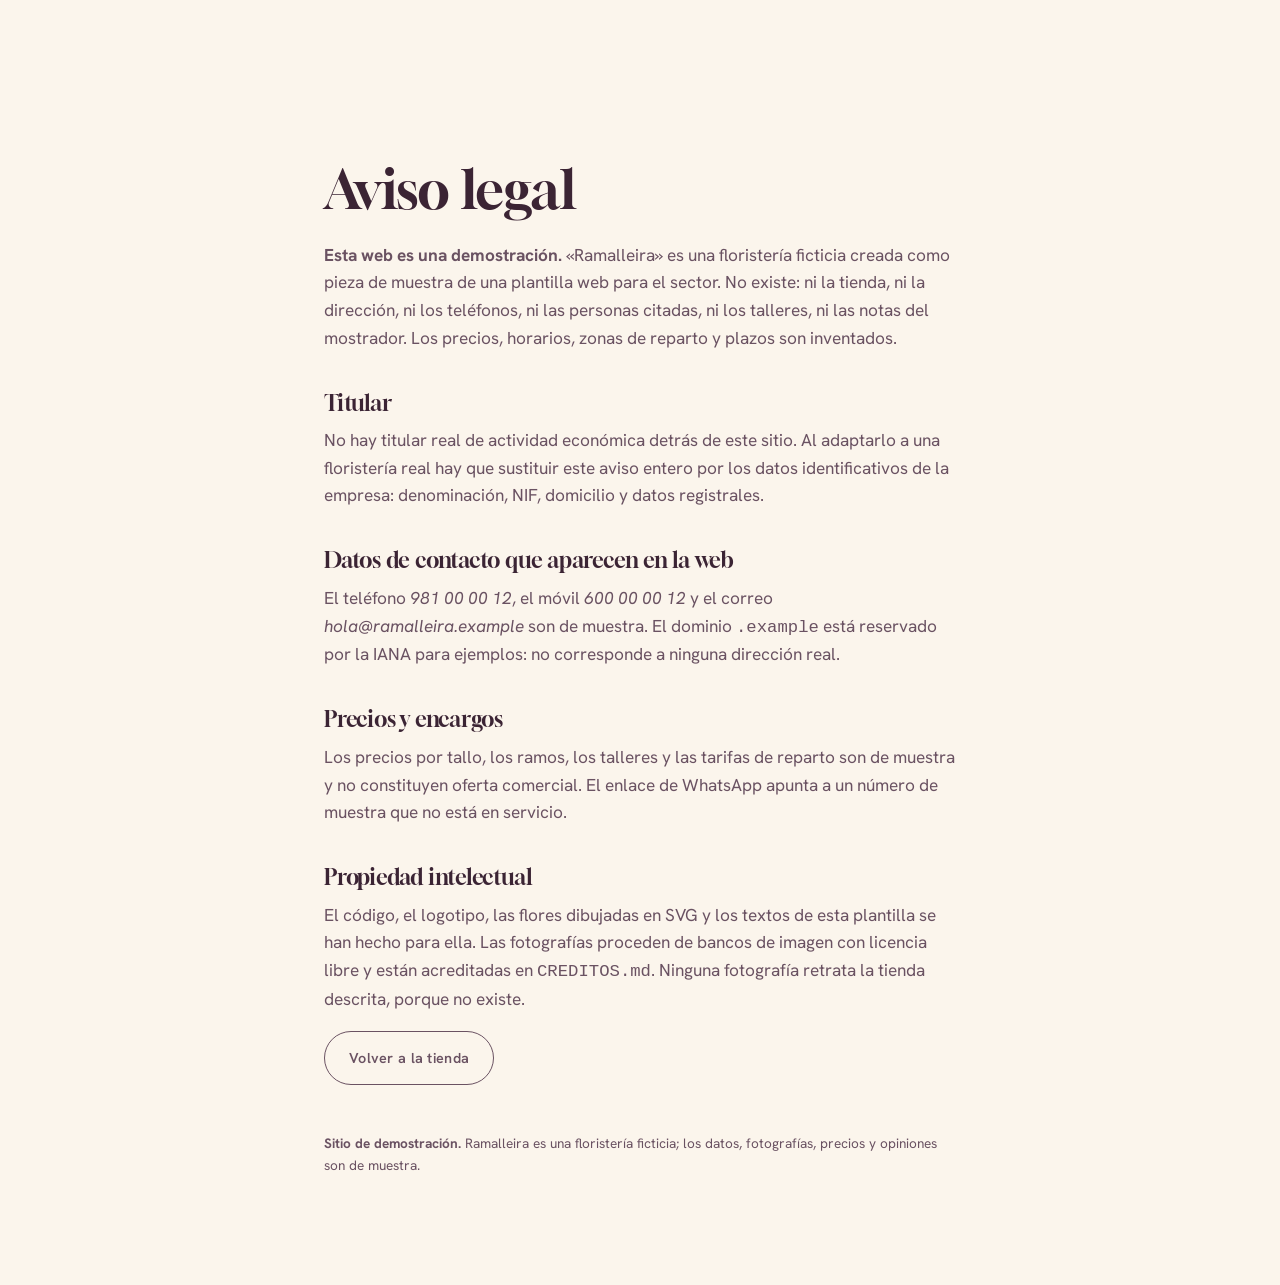
<file: aviso-legal.html>
<!DOCTYPE html>
<!-- SITIO DE DEMOSTRACIÓN — Ramalleira es una floristería ficticia. -->
<html lang="es">
<head>
<meta charset="utf-8">
<meta name="viewport" content="width=device-width, initial-scale=1">
<meta name="robots" content="noindex, nofollow">
<title>Aviso legal · Ramalleira</title>
<link rel="icon" href="favicon.svg" type="image/svg+xml">
<link rel="preconnect" href="https://fonts.googleapis.com">
<link rel="preconnect" href="https://fonts.gstatic.com" crossorigin>
<link href="https://fonts.googleapis.com/css2?family=Gloock&family=Hanken+Grotesk:ital,wght@0,300..800;1,300..600&display=swap" rel="stylesheet">
<link rel="stylesheet" href="css/estilo.css">
</head>
<body>
<main class="texto-legal">
  <h1>Aviso legal</h1>

  <p><strong>Esta web es una demostración.</strong> «Ramalleira» es una
  floristería ficticia creada como pieza de muestra de una plantilla web para
  el sector. No existe: ni la tienda, ni la dirección, ni los teléfonos, ni las
  personas citadas, ni los talleres, ni las notas del mostrador. Los precios,
  horarios, zonas de reparto y plazos son inventados.</p>

  <h2>Titular</h2>
  <p>No hay titular real de actividad económica detrás de este sitio. Al
  adaptarlo a una floristería real hay que sustituir este aviso entero por los
  datos identificativos de la empresa: denominación, NIF, domicilio y datos
  registrales.</p>

  <h2>Datos de contacto que aparecen en la web</h2>
  <p>El teléfono <em>981 00 00 12</em>, el móvil <em>600 00 00 12</em> y el
  correo <em>hola@ramalleira.example</em> son de muestra. El dominio
  <code>.example</code> está reservado por la IANA para ejemplos: no
  corresponde a ninguna dirección real.</p>

  <h2>Precios y encargos</h2>
  <p>Los precios por tallo, los ramos, los talleres y las tarifas de reparto
  son de muestra y no constituyen oferta comercial. El enlace de WhatsApp
  apunta a un número de muestra que no está en servicio.</p>

  <h2>Propiedad intelectual</h2>
  <p>El código, el logotipo, las flores dibujadas en SVG y los textos de esta
  plantilla se han hecho para ella. Las fotografías proceden de bancos de
  imagen con licencia libre y están acreditadas en <code>CREDITOS.md</code>.
  Ninguna fotografía retrata la tienda descrita, porque no existe.</p>

  <p><a class="boton boton--linea" href="index.html">Volver a la tienda</a></p>

  <p style="margin-top:3rem;font-size:.85rem"><strong>Sitio de demostración.</strong>
  Ramalleira es una floristería ficticia; los datos, fotografías, precios y
  opiniones son de muestra.</p>
</main>
</body>
</html>
</file>
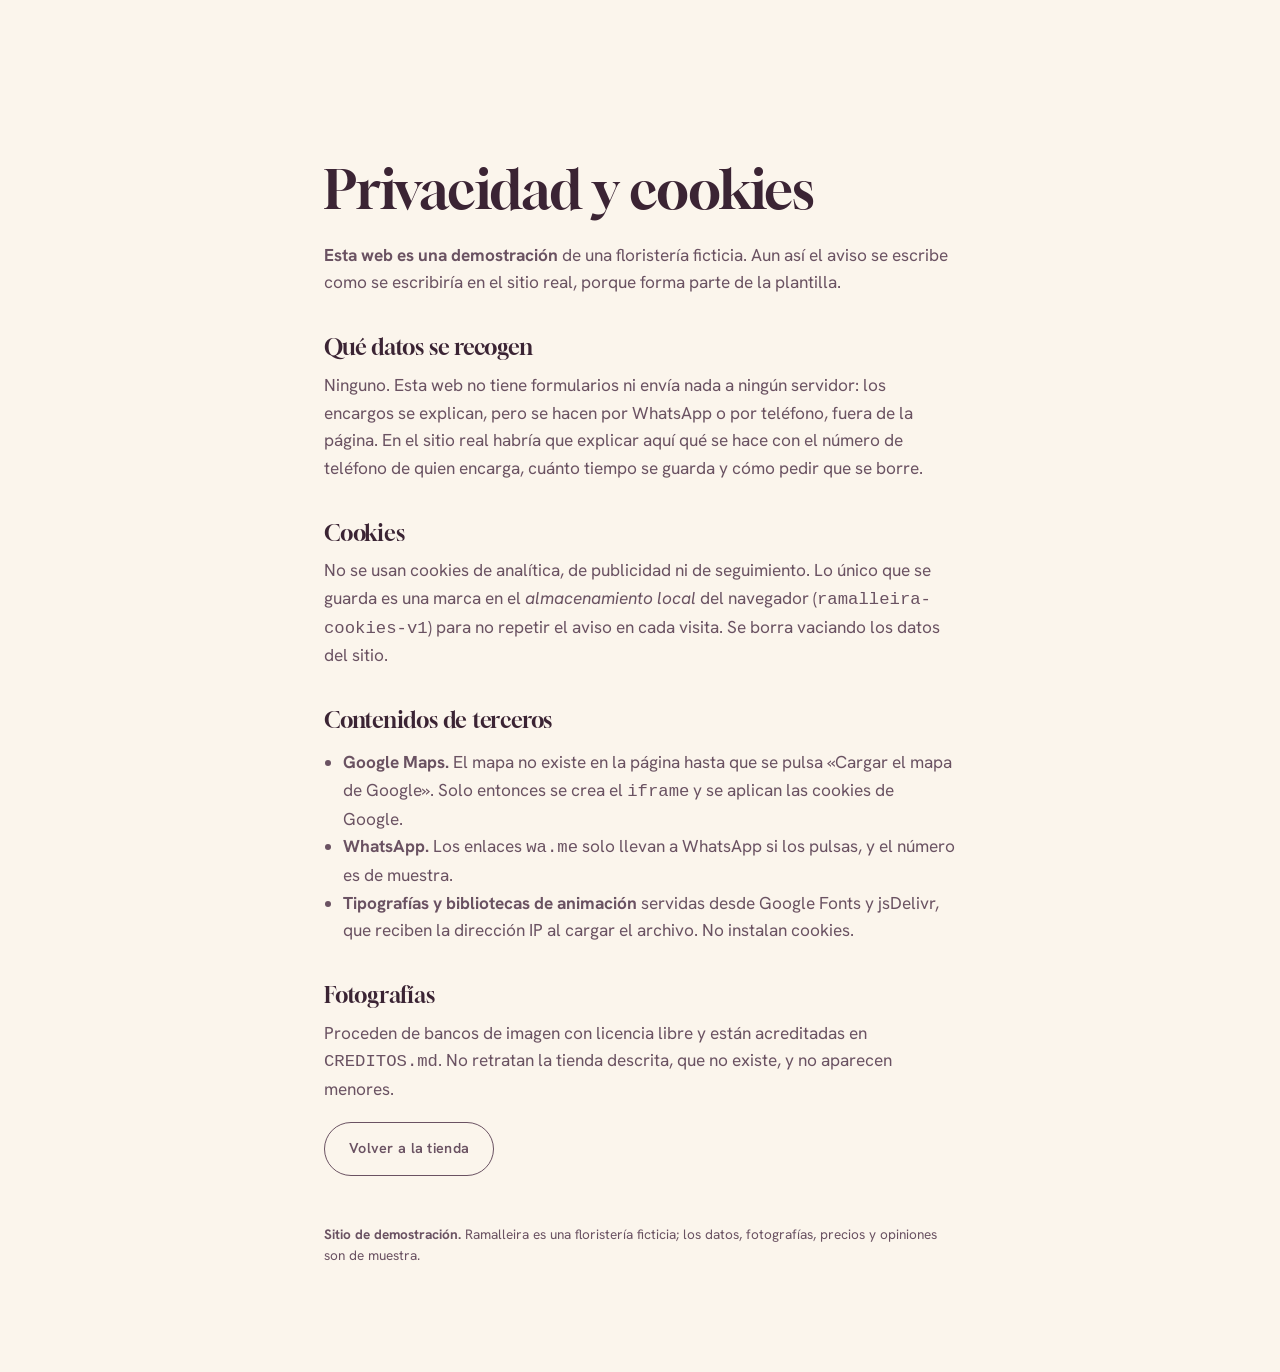
<file: privacidad.html>
<!DOCTYPE html>
<!-- SITIO DE DEMOSTRACIÓN — Ramalleira es una floristería ficticia. -->
<html lang="es">
<head>
<meta charset="utf-8">
<meta name="viewport" content="width=device-width, initial-scale=1">
<meta name="robots" content="noindex, nofollow">
<title>Privacidad y cookies · Ramalleira</title>
<link rel="icon" href="favicon.svg" type="image/svg+xml">
<link rel="preconnect" href="https://fonts.googleapis.com">
<link rel="preconnect" href="https://fonts.gstatic.com" crossorigin>
<link href="https://fonts.googleapis.com/css2?family=Gloock&family=Hanken+Grotesk:ital,wght@0,300..800;1,300..600&display=swap" rel="stylesheet">
<link rel="stylesheet" href="css/estilo.css">
</head>
<body>
<main class="texto-legal">
  <h1>Privacidad y cookies</h1>

  <p><strong>Esta web es una demostración</strong> de una floristería ficticia.
  Aun así el aviso se escribe como se escribiría en el sitio real, porque forma
  parte de la plantilla.</p>

  <h2>Qué datos se recogen</h2>
  <p>Ninguno. Esta web no tiene formularios ni envía nada a ningún servidor: los
  encargos se explican, pero se hacen por WhatsApp o por teléfono, fuera de la
  página. En el sitio real habría que explicar aquí qué se hace con el número
  de teléfono de quien encarga, cuánto tiempo se guarda y cómo pedir que se
  borre.</p>

  <h2>Cookies</h2>
  <p>No se usan cookies de analítica, de publicidad ni de seguimiento. Lo único
  que se guarda es una marca en el <em>almacenamiento local</em> del navegador
  (<code>ramalleira-cookies-v1</code>) para no repetir el aviso en cada visita.
  Se borra vaciando los datos del sitio.</p>

  <h2>Contenidos de terceros</h2>
  <ul>
    <li><strong>Google Maps.</strong> El mapa no existe en la página hasta que
    se pulsa «Cargar el mapa de Google». Solo entonces se crea el
    <code>iframe</code> y se aplican las cookies de Google.</li>
    <li><strong>WhatsApp.</strong> Los enlaces <code>wa.me</code> solo llevan a
    WhatsApp si los pulsas, y el número es de muestra.</li>
    <li><strong>Tipografías y bibliotecas de animación</strong> servidas desde
    Google Fonts y jsDelivr, que reciben la dirección IP al cargar el archivo.
    No instalan cookies.</li>
  </ul>

  <h2>Fotografías</h2>
  <p>Proceden de bancos de imagen con licencia libre y están acreditadas en
  <code>CREDITOS.md</code>. No retratan la tienda descrita, que no existe, y no
  aparecen menores.</p>

  <p><a class="boton boton--linea" href="index.html">Volver a la tienda</a></p>

  <p style="margin-top:3rem;font-size:.85rem"><strong>Sitio de demostración.</strong>
  Ramalleira es una floristería ficticia; los datos, fotografías, precios y
  opiniones son de muestra.</p>
</main>
</body>
</html>
</file>
<file: css/estilo.css>
/* ============================================================
   Ramalleira — plantilla de demostración (floristería ficticia)
   Concepto: «Ramo». La página se monta como se monta un ramo:
   primero el verde, después lo que manda, el relleno, el atado
   y el papel.
   ============================================================ */

:root {
  --hueso: #fbf5ec;
  --papel: #efe2ce;
  --kraft: #e7d3b4;
  --kraft-hondo: #d8bf98;
  --ciruela: #3b2434;
  --ciruela-media: #6a5262;
  --ciruela-suave: #6e5768; /* era #8b7482: 3,93 sobre el hueso y 4,24 sobre el papel */
  --azafran: #d98a28;
  --azafran-hondo: #b56f19;
  --rosa: #c15a6a;
  --salvia: #6f8560;

  --display: "Gloock", "Times New Roman", serif;
  --texto: "Hanken Grotesk", "Helvetica Neue", Arial, sans-serif;

  --gutter: clamp(1.15rem, 5vw, 5rem);
  --ancho: 1280px;
  --curva: cubic-bezier(.2, .7, .3, 1);
  --sombra: 0 22px 50px -32px rgba(59, 36, 52, .55);
}

*, *::before, *::after { box-sizing: border-box; }
html { -webkit-text-size-adjust: 100%; }

body {
  margin: 0;
  background: var(--hueso);
  color: var(--ciruela);
  font-family: var(--texto);
  font-size: clamp(1rem, .96rem + .2vw, 1.08rem);
  line-height: 1.6;
  overflow-x: hidden;
  -webkit-font-smoothing: antialiased;
}

img { max-width: 100%; height: auto; display: block; }
figure { margin: 0; }

h1, h2, h3 {
  font-family: var(--display);
  font-weight: 400;
  line-height: 1.06;
  letter-spacing: -.01em;
  margin: 0;
  text-wrap: balance;
}
p { margin: 0 0 1.05em; }
a { color: inherit; }

::selection { background: var(--kraft); color: var(--ciruela); }

:focus-visible { outline: 2px solid var(--azafran-hondo); outline-offset: 3px; border-radius: 2px; }

.visualmente-oculto {
  position: absolute !important;
  width: 1px; height: 1px;
  padding: 0; margin: -1px;
  overflow: hidden; clip: rect(0 0 0 0);
  white-space: nowrap; border: 0;
}

.taller-svg { position: absolute; width: 0; height: 0; overflow: hidden; }

.saltar {
  position: fixed; top: .6rem; left: .6rem; z-index: 200;
  background: var(--ciruela); color: var(--hueso);
  padding: .65rem 1rem; font-size: .85rem; text-decoration: none;
  transform: translateY(-160%);
  transition: transform .25s var(--curva);
}
.saltar:focus { transform: translateY(0); }

/* ---------- comunes ---------- */

.seccion {
  max-width: var(--ancho);
  margin-inline: auto;
  padding: clamp(4rem, 9vw, 8rem) var(--gutter);
}

.seccion__indice {
  display: flex; align-items: center; gap: .8rem;
  font-size: .74rem; letter-spacing: .26em; text-transform: uppercase;
  color: var(--ciruela-suave);
  margin-bottom: clamp(1.4rem, 3.5vw, 2.4rem);
}
.seccion__indice span {
  font-family: var(--display);
  /* texto grande a propósito: en negrita y por encima de 14 pt el umbral
     de contraste baja a 3, y el azafrán de la marca pasa sin retocarse */
  font-size: 1.25rem; font-weight: 700; letter-spacing: 0; color: var(--azafran-hondo);
  border-bottom: 1px solid currentColor; padding-bottom: 2px;
}

.titular { font-size: clamp(1.85rem, 1.2rem + 2.6vw, 3.1rem); max-width: 20ch; }
.titular--grande { font-size: clamp(2.2rem, 1.2rem + 4vw, 4.2rem); max-width: 16ch; }

.boton {
  --fondo: var(--azafran);
  display: inline-flex; align-items: center; justify-content: center; gap: .5rem;
  padding: .9rem 1.5rem;
  font-family: var(--texto); font-size: .9rem; font-weight: 600; letter-spacing: .02em;
  text-decoration: none; cursor: pointer;
  border: 1px solid var(--fondo); border-radius: 999px;
  background: var(--fondo); color: #241019;
  transition: background .3s var(--curva), color .3s var(--curva), border-color .3s var(--curva);
}
.boton--azafran:hover, .boton--azafran:focus-visible { background: var(--ciruela); border-color: var(--ciruela); color: var(--hueso); }
.boton--linea { background: transparent; color: inherit; border-color: currentColor; }
.boton--linea:hover, .boton--linea:focus-visible { background: var(--ciruela); border-color: var(--ciruela); color: var(--hueso); }

/* ---------- cabecera ---------- */

.cabecera {
  position: fixed; inset: 0 0 auto 0; z-index: 90;
  display: flex; align-items: center; justify-content: space-between; gap: 1rem;
  padding: 1rem var(--gutter);
  transition: background .4s var(--curva), padding .35s var(--curva), box-shadow .4s var(--curva);
}
.cabecera--posada {
  background: rgba(251, 245, 236, .92);
  backdrop-filter: blur(9px);
  padding-block: .55rem;
  box-shadow: 0 1px 0 rgba(59, 36, 52, .14);
}

.marca { display: flex; align-items: center; gap: .65rem; text-decoration: none; color: inherit; }
.marca__icono { width: 22px; height: 29px; flex: none; color: var(--rosa); }
.marca__texto { display: flex; flex-direction: column; line-height: 1.12; }
.marca__nombre { font-family: var(--display); font-size: 1.24rem; }
.marca__bajada { font-size: .63rem; letter-spacing: .2em; text-transform: uppercase; color: var(--ciruela-suave); }

.nav { display: flex; align-items: center; gap: clamp(1rem, 2.2vw, 2.2rem); }
.nav__lista { display: flex; gap: clamp(.9rem, 1.8vw, 1.8rem); list-style: none; margin: 0; padding: 0; font-size: .88rem; }
.nav__lista a { text-decoration: none; padding: .3rem 0; position: relative; }
.nav__lista a::after {
  content: ""; position: absolute; left: 0; bottom: 0; width: 100%; height: 1px;
  background: currentColor; transform: scaleX(0); transform-origin: right;
  transition: transform .35s var(--curva);
}
.nav__lista a:hover::after, .nav__lista a:focus-visible::after { transform: scaleX(1); transform-origin: left; }
.nav .boton { padding: .62rem 1.1rem; font-size: .8rem; }

.hamburguesa {
  display: none; align-items: center; gap: .55rem;
  background: none; border: 0; color: inherit; cursor: pointer;
  font-family: var(--texto); font-size: .76rem; letter-spacing: .2em; text-transform: uppercase;
  padding: .5rem;
}
.hamburguesa__caja { display: grid; gap: 5px; width: 24px; }
.hamburguesa__caja i { display: block; height: 1.5px; background: currentColor; transition: transform .3s var(--curva); }
.hamburguesa[aria-expanded="true"] .hamburguesa__caja i:first-child { transform: translateY(3.2px) rotate(18deg); }
.hamburguesa[aria-expanded="true"] .hamburguesa__caja i:last-child { transform: translateY(-3.2px) rotate(-18deg); }

/* ---------- preloader ---------- */

.preloader { display: none; }
html.has-motion .preloader {
  display: grid; place-items: center;
  position: fixed; inset: 0; z-index: 300;
  background: var(--hueso); color: var(--rosa);
}
.preloader__caja { display: grid; justify-items: center; gap: .8rem; }
.preloader__marca { width: 54px; height: 82px; }
.preloader__marca path[pathLength] { stroke-dasharray: 1; stroke-dashoffset: 1; }
.preloader__flor { transform-box: fill-box; transform-origin: center; transform: scale(0); }
.preloader__palabra {
  font-family: var(--display); font-size: 1rem;
  letter-spacing: .34em; text-transform: uppercase; color: var(--ciruela-suave); opacity: 0;
}

/* ---------- hero ---------- */

.hero {
  max-width: var(--ancho);
  margin-inline: auto;
  padding: clamp(7rem, 13vw, 10rem) var(--gutter) clamp(2rem, 6vw, 4rem);
  display: grid;
  grid-template-columns: minmax(0, 1fr);
  gap: clamp(2rem, 5vw, 4rem);
  align-items: center;
}
@media (min-width: 900px) { .hero { grid-template-columns: minmax(0, 1.05fr) minmax(0, .95fr); } }

.hero__sobre {
  font-size: .74rem; letter-spacing: .24em; text-transform: uppercase;
  color: var(--ciruela-suave); margin-bottom: 1.1rem;
}
.hero__titular { font-size: clamp(2.4rem, 1.1rem + 5.4vw, 5rem); max-width: 14ch; margin-bottom: 1.2rem; }
.hero__entrada { max-width: 46ch; color: var(--ciruela-media); font-size: clamp(1rem, .95rem + .3vw, 1.15rem); }
.hero__acciones { display: flex; flex-wrap: wrap; gap: .8rem; margin: 1.8rem 0 2.4rem; }

.hero__datos { display: flex; flex-wrap: wrap; gap: clamp(1.2rem, 4vw, 3rem); margin: 0; padding-top: 1.4rem; border-top: 1px solid rgba(59, 36, 52, .18); }
.hero__datos dt { font-size: .7rem; letter-spacing: .18em; text-transform: uppercase; color: var(--ciruela-suave); margin-bottom: .2rem; }
.hero__datos dd { margin: 0; font-family: var(--display); font-size: 1.7rem; line-height: 1; }

.hero__ramo { position: relative; display: grid; place-items: center; }
.hero__ramo::before {
  content: "";
  position: absolute; inset: 6% 8% 0 8%;
  background: var(--papel);
  border-radius: 200px 200px 12px 12px;
  z-index: 0;
}
.ramo { position: relative; z-index: 1; width: min(100%, 420px); height: auto; overflow: visible; }
.hero__foto {
  position: absolute; z-index: 2;
  right: -2%; bottom: -6%;
  width: min(46%, 210px);
  border: 8px solid var(--hueso);
  box-shadow: var(--sombra);
}
.hero__foto img { aspect-ratio: 4 / 3; object-fit: cover; width: 100%; }

/* ---------- cinta ---------- */

.cinta {
  background: var(--ciruela); color: var(--hueso);
  padding: .85rem 0; overflow: hidden; white-space: nowrap;
}
.cinta__pista { display: inline-flex; align-items: center; gap: 1.4rem; will-change: transform; }
.cinta__pista span { font-family: var(--display); font-size: clamp(1.1rem, .9rem + .75vw, 1.6rem); }
.cinta__pista i { color: var(--azafran); font-style: normal; font-size: .9rem; }

/* ---------- el cubo ---------- */

.cubo { background: var(--hueso); }
.cubo__cabecera { max-width: 54ch; }
.cubo__entrada { color: var(--ciruela-media); margin-top: 1.1rem; }
.cubo__semana {
  display: inline-block;
  font-size: .72rem; letter-spacing: .18em; text-transform: uppercase;
  background: var(--papel); color: var(--ciruela);
  padding: .35rem .8rem; border-radius: 999px;
}

.cubo__lista {
  list-style: none; margin: clamp(2rem, 5vw, 3rem) 0 0; padding: 0;
  display: grid; gap: 1px;
  background: rgba(59, 36, 52, .16);
  border: 1px solid rgba(59, 36, 52, .16);
}
@media (min-width: 720px) { .cubo__lista { grid-template-columns: 1fr 1fr; } }

.tallo {
  display: grid;
  grid-template-columns: 56px minmax(0, 1fr) auto;
  gap: 1rem; align-items: center;
  background: var(--hueso);
  padding: 1.1rem clamp(1rem, 2.5vw, 1.6rem);
  transition: background .35s var(--curva);
}
.tallo:hover { background: var(--papel); }
.tallo svg { width: 56px; height: 94px; }
.tallo h3 { font-size: 1.22rem; margin-bottom: .2rem; }
.tallo p { margin: 0; font-size: .88rem; color: var(--ciruela-media); }
.tallo__precio { font-family: var(--display); font-size: 1.3rem; white-space: nowrap; }
.tallo__precio span { font-family: var(--texto); font-size: .72rem; color: var(--ciruela-suave); }

.cubo__destacados {
  margin-top: clamp(2rem, 4vw, 3rem);
  background: var(--papel);
  border-radius: 4px;
  padding: clamp(1.2rem, 3vw, 2rem);
}
.cubo__destacados h3 { font-size: 1.4rem; margin-bottom: .9rem; }
.cubo__destacados ul { list-style: none; margin: 0 0 .8rem; padding: 0; display: grid; gap: .5rem; }
.cubo__destacados li {
  display: flex; flex-wrap: wrap; align-items: baseline; gap: .6rem;
  padding-left: 1.4rem; position: relative;
}
.cubo__destacados li::before {
  content: ""; position: absolute; left: 0; top: .55em;
  width: 8px; height: 8px; border-radius: 50%; background: var(--rosa);
}
.cubo__destacados b { font-family: var(--display); font-weight: 400; font-size: 1.1rem; }
.cubo__nota, .encargar__nota, .plantas__nota, .talleres__nota, .montaje__pie {
  font-size: .85rem; color: var(--ciruela-suave); margin: 0;
}

/* ---------- montaje anclado ---------- */

.montaje { background: var(--papel); }
.montaje__anclado {
  min-height: 100svh;
  display: grid;
  grid-template-columns: minmax(0, 1fr);
  gap: clamp(1.5rem, 4vw, 3.5rem);
  align-items: center;
  max-width: var(--ancho);
  margin-inline: auto;
  padding: clamp(3.5rem, 8vw, 6rem) var(--gutter);
}
@media (min-width: 900px) { .montaje__anclado { grid-template-columns: minmax(0, .8fr) minmax(0, 1.2fr); } }

.montaje__ramo { display: grid; justify-items: center; align-content: center; gap: 1rem; }
.ramo--montaje { width: min(100%, 400px); }
.montaje__contador {
  font-size: .74rem; letter-spacing: .2em; text-transform: uppercase;
  color: var(--ciruela-suave); margin: 0;
}
.montaje__contador span { font-family: var(--display); font-size: 1.2rem; color: var(--ciruela); letter-spacing: 0; }

.pasos { list-style: none; margin: 1.6rem 0; padding: 0; counter-reset: paso; }
.pasos li {
  counter-increment: paso;
  padding: 1rem 0 1rem 3.2rem;
  border-top: 1px solid rgba(59, 36, 52, .18);
  position: relative;
}
.pasos li::before {
  content: counter(paso, decimal-leading-zero);
  position: absolute; left: 0; top: 1.1rem;
  font-family: var(--display); font-size: 1rem; color: var(--azafran-hondo);
}
.pasos h3 { font-size: 1.35rem; margin-bottom: .25rem; }
.pasos p { margin: 0; color: var(--ciruela-media); font-size: .95rem; }

/* estados solo cuando el JS toma el mando */
.montaje--anima .ramo--montaje > g { opacity: 0; transform: translateY(14px); transition: opacity .55s var(--curva), transform .55s var(--curva); }
.montaje--anima .ramo--montaje > g.puesto { opacity: 1; transform: none; }
/* El paso que todavía no toca se atenúa con COLOR, no con opacidad: la
   opacidad dejaba el texto en 1,6 de contraste y además no se puede auditar,
   porque el color declarado y el que se ve dejan de ser el mismo. */
.montaje--anima .pasos li { opacity: 1; transition: color .45s var(--curva); }
.montaje--anima .pasos li h3 { color: var(--ciruela-media); transition: color .45s var(--curva); }
.montaje--anima .pasos li::before { color: var(--azafran-hondo); opacity: .75; }
.montaje--anima .pasos li.activo h3,
.montaje--anima .pasos li.hecho h3 { color: var(--ciruela); }
.montaje--anima .pasos li.activo::before,
.montaje--anima .pasos li.hecho::before { opacity: 1; }
.montaje--anima .pasos li.activo::after {
  content: ""; position: absolute; left: -.6rem; top: 1.25rem;
  width: 4px; height: 1.6rem; border-radius: 2px; background: var(--azafran);
}

/* ---------- ocasiones ---------- */

.ocasiones { background: var(--hueso); }
.ocasiones__rejilla {
  display: grid; gap: 1px;
  background: rgba(59, 36, 52, .16);
  border: 1px solid rgba(59, 36, 52, .16);
  margin-top: clamp(1.6rem, 4vw, 2.6rem);
}
@media (min-width: 700px) { .ocasiones__rejilla { grid-template-columns: repeat(2, 1fr); } }
@media (min-width: 1000px) { .ocasiones__rejilla { grid-template-columns: repeat(3, 1fr); } }

.ocasion {
  background: var(--hueso);
  padding: clamp(1.3rem, 3vw, 2rem);
  display: flex; flex-direction: column; gap: .6rem;
  transition: background .35s var(--curva);
}
.ocasion:hover { background: var(--papel); }
.ocasion h3 { font-size: 1.5rem; }
.ocasion p { margin: 0; color: var(--ciruela-media); font-size: .95rem; }
.ocasion__precio {
  margin-top: auto !important;
  font-family: var(--display); font-size: 1.15rem; color: var(--ciruela) !important;
  padding-top: .8rem;
}

.ocasiones__foto { margin-top: clamp(2rem, 5vw, 3.5rem); }
.ocasiones__foto img { width: 100%; aspect-ratio: 16 / 9; object-fit: cover; object-position: 70% 40%; }
figcaption { margin-top: .7rem; font-size: .82rem; color: var(--ciruela-suave); }

/* ---------- plantas ---------- */

.plantas { background: var(--papel); }
.plantas__rejilla { display: grid; grid-template-columns: minmax(0, 1fr); gap: clamp(2rem, 5vw, 3.5rem); align-items: start; }
@media (min-width: 900px) { .plantas__rejilla { grid-template-columns: minmax(0, 1.25fr) minmax(0, .75fr); } }
.plantas__texto p { color: var(--ciruela-media); max-width: 52ch; }
.plantas .titular { margin-bottom: 1.2rem; }

.tabla-plantas { width: 100%; border-collapse: collapse; margin: 1.6rem 0 1rem; font-size: .92rem; }
.tabla-plantas th, .tabla-plantas td { text-align: left; padding: .75rem .6rem; border-bottom: 1px solid rgba(59, 36, 52, .18); }
.tabla-plantas thead th {
  font-family: var(--texto); font-size: .68rem; font-weight: 600;
  letter-spacing: .18em; text-transform: uppercase; color: var(--ciruela-suave);
  border-bottom-color: rgba(59, 36, 52, .35);
}
.tabla-plantas tbody th { font-family: var(--display); font-weight: 400; font-size: 1.1rem; }
.tabla-plantas td:last-child { font-family: var(--display); font-size: 1.05rem; white-space: nowrap; }
.plantas__foto img { width: 100%; aspect-ratio: 3 / 4; object-fit: cover; }

/* ---------- talleres ---------- */

.talleres { background: var(--hueso); }
.talleres__rejilla { display: grid; grid-template-columns: minmax(0, 1fr); gap: clamp(2rem, 5vw, 3.5rem); align-items: start; }
@media (min-width: 900px) { .talleres__rejilla { grid-template-columns: minmax(0, 1.3fr) minmax(0, .7fr); } }
.talleres__lista { list-style: none; margin: 1.8rem 0 1.2rem; padding: 0; }
.talleres__lista li {
  display: grid; gap: .6rem 1.4rem;
  grid-template-columns: minmax(0, 1fr);
  padding: 1.2rem 0;
  border-top: 1px solid rgba(59, 36, 52, .18);
}
@media (min-width: 620px) { .talleres__lista li { grid-template-columns: 7.5rem minmax(0, 1fr) auto; align-items: start; } }
.taller__fecha { margin: 0; display: grid; }
.taller__fecha b { font-family: var(--display); font-weight: 400; font-size: 1.4rem; color: var(--azafran-hondo); }
.taller__fecha span { font-size: .78rem; color: var(--ciruela-suave); }
.talleres__lista h3 { font-size: 1.35rem; margin-bottom: .2rem; }
.talleres__lista p { margin: 0; color: var(--ciruela-media); font-size: .95rem; }
.taller__datos { display: grid; justify-items: end; gap: .2rem; }
.taller__datos span { font-size: .75rem; letter-spacing: .12em; text-transform: uppercase; color: var(--ciruela-suave); }
.taller__datos b { font-family: var(--display); font-weight: 400; font-size: 1.5rem; }
.talleres__foto img { width: 100%; aspect-ratio: 3 / 4; object-fit: cover; }

/* ---------- encargar ---------- */

.encargar { background: var(--ciruela); color: var(--hueso); max-width: none; }
.encargar > * { max-width: var(--ancho); margin-inline: auto; }
.encargar .seccion__indice { color: rgba(251, 245, 236, .6); }
.encargar .seccion__indice span { color: var(--azafran); }
.encargar__rejilla { display: grid; grid-template-columns: minmax(0, 1fr); gap: clamp(2rem, 5vw, 4rem); align-items: start; }
@media (min-width: 900px) { .encargar__rejilla { grid-template-columns: minmax(0, 1.1fr) minmax(0, .9fr); } }

.encargar__pasos { list-style: none; margin: 0; padding: 0; counter-reset: enc; }
.encargar__pasos li {
  counter-increment: enc;
  display: grid; grid-template-columns: 2.6rem minmax(0, 1fr); gap: .4rem 1rem;
  padding: 1.1rem 0; border-bottom: 1px solid rgba(251, 245, 236, .22);
}
.encargar__pasos li::before {
  content: counter(enc);
  grid-row: span 2;
  font-family: var(--display); font-size: 1.8rem; color: var(--azafran); line-height: 1;
}
.encargar__pasos b { font-family: var(--display); font-weight: 400; font-size: 1.4rem; }
.encargar__pasos span { color: rgba(251, 245, 236, .8); font-size: .95rem; }
.encargar__pasos a { color: var(--azafran); }

.encargar__reparto h3 { font-size: 1.5rem; margin-bottom: 1rem; }
.reparto { list-style: none; margin: 0 0 1rem; padding: 0; }
.reparto li {
  display: flex; justify-content: space-between; gap: 1rem;
  padding: .6rem 0; border-bottom: 1px dotted rgba(251, 245, 236, .3);
  font-size: .95rem;
}
.reparto b { font-family: var(--display); font-weight: 400; font-size: 1.15rem; color: var(--azafran); }
.encargar .encargar__nota { color: rgba(251, 245, 236, .65); }
.encargar__foto { margin-top: 1.6rem; }
.encargar__foto img { width: 100%; aspect-ratio: 4 / 5; object-fit: cover; }
.encargar figcaption { color: rgba(251, 245, 236, .6); }

/* ---------- la tienda ---------- */

.tienda { background: var(--hueso); }
.tienda__rejilla { display: grid; grid-template-columns: minmax(0, 1fr); gap: clamp(2rem, 5vw, 4rem); align-items: start; }
@media (min-width: 900px) { .tienda__rejilla { grid-template-columns: minmax(0, 1.1fr) minmax(0, .9fr); } }

.estado {
  display: inline-flex; align-items: center; gap: .6rem;
  background: var(--papel); border-radius: 999px;
  padding: .45rem 1rem; margin: 1.2rem 0 1.6rem;
  font-size: .9rem;
}
.estado__punto { width: 9px; height: 9px; border-radius: 50%; background: var(--ciruela-suave); flex: none; }
.estado--abierto .estado__punto { background: #4f8a3d; }
.estado--cerrado .estado__punto { background: var(--rosa); }

.horario { width: 100%; border-collapse: collapse; font-size: .92rem; margin-bottom: 1.8rem; }
.horario th, .horario td { text-align: left; padding: .5rem .4rem; border-bottom: 1px solid rgba(59, 36, 52, .14); }
.horario th { font-family: var(--texto); font-weight: 600; width: 8rem; }
.horario tr.hoy { background: var(--papel); }
.horario tr.hoy th::after { content: " · hoy"; color: var(--azafran-hondo); font-weight: 400; }

.tienda__datos { list-style: none; margin: 0 0 2rem; padding: 0; }
.tienda__datos li {
  display: grid; grid-template-columns: 7.5rem minmax(0, 1fr); gap: 1rem;
  padding: .6rem 0; border-bottom: 1px solid rgba(59, 36, 52, .14); font-size: .95rem;
}
.tienda__datos span { font-size: .7rem; letter-spacing: .18em; text-transform: uppercase; color: var(--ciruela-suave); align-self: center; }
.tienda__datos a { text-decoration: none; border-bottom: 1px solid var(--kraft-hondo); }
.tienda__datos a:hover { color: var(--azafran-hondo); border-color: currentColor; }

.mostrador { background: var(--papel); padding: clamp(1.2rem, 3vw, 1.8rem); border-radius: 4px; }
.mostrador h3 { font-size: 1.3rem; margin-bottom: .5rem; }
.mostrador__aviso { font-size: .8rem; color: var(--ciruela-suave); font-style: italic; }
.mostrador blockquote { margin: 1rem 0 0; }
.mostrador blockquote p { font-family: var(--display); font-size: 1.1rem; line-height: 1.35; margin: 0 0 .3rem; }
.mostrador footer { font-size: .8rem; color: var(--ciruela-suave); }

.tienda__lado { display: grid; gap: 1.5rem; }
.tienda__foto img { width: 100%; aspect-ratio: 4 / 5; object-fit: cover; }
.tienda__mapa { display: grid; min-height: 300px; }
.mapa-consent {
  display: grid; place-content: center; justify-items: center; gap: 1rem; text-align: center;
  background: var(--papel); color: var(--ciruela);
  padding: clamp(1.4rem, 3vw, 2.4rem);
  border: 1px solid rgba(59, 36, 52, .14);
  min-height: 300px;
}
.mapa-consent__dibujo { width: min(100%, 280px); color: var(--ciruela-suave); }
.mapa-consent p { max-width: 32ch; font-size: .9rem; margin: 0; }
.tienda__mapa iframe { width: 100%; min-height: 300px; height: 100%; border: 0; display: block; }

/* ---------- pie ---------- */

.pie { background: var(--ciruela); color: var(--hueso); padding: clamp(3rem, 7vw, 5rem) var(--gutter) 2rem; }
.pie__rejilla {
  max-width: var(--ancho); margin-inline: auto;
  display: grid; grid-template-columns: repeat(auto-fit, minmax(190px, 1fr)); gap: clamp(1.6rem, 4vw, 3rem);
}
.pie__marca .marca__icono { width: 26px; height: 34px; margin-bottom: .8rem; color: var(--azafran); }
.pie__nombre { font-family: var(--display); font-size: 1.5rem; margin: 0 0 .3rem; }
.pie__lema { font-size: .9rem; color: rgba(251, 245, 236, .7); }
.pie__bloque h2 {
  font-family: var(--texto); font-size: .7rem; font-weight: 600;
  letter-spacing: .22em; text-transform: uppercase; color: var(--azafran); margin-bottom: .8rem;
}
.pie__bloque p, .pie__bloque ul { font-size: .92rem; color: rgba(251, 245, 236, .82); }
.pie__bloque ul { list-style: none; margin: 0; padding: 0; }
.pie__bloque li { margin-bottom: .4rem; }
.pie a { text-decoration: none; border-bottom: 1px solid rgba(251, 245, 236, .3); }
.pie a:hover { color: var(--azafran); border-color: currentColor; }
.pie__demo, .pie__creditos {
  max-width: var(--ancho); margin: 2.5rem auto 0; padding-top: 1.2rem;
  border-top: 1px solid rgba(251, 245, 236, .22);
  font-size: .82rem; color: rgba(251, 245, 236, .74);
}
.pie__creditos { border-top: 0; padding-top: 0; margin-top: .4rem; font-size: .78rem; }
.pie code { color: var(--azafran); }

/* ---------- cookies ---------- */

.cookie-banner {
  position: fixed; left: max(1rem, 3vw); right: max(1rem, 3vw); bottom: 1rem; z-index: 150;
  background: var(--hueso); color: var(--ciruela);
  border: 1px solid rgba(59, 36, 52, .22); border-radius: 4px;
  box-shadow: 0 24px 50px -24px rgba(59, 36, 52, .5);
  padding: clamp(1rem, 2.5vw, 1.6rem);
  max-width: 720px; margin-inline: auto;
}
.cookie-banner:not([hidden]) {
  display: flex; flex-wrap: wrap; align-items: center; justify-content: space-between; gap: 1rem;
}
.cookie-banner__texto { flex: 1 1 320px; }
.cookie-banner h2 { font-size: 1.15rem; margin-bottom: .4rem; }
.cookie-banner p { font-size: .88rem; color: var(--ciruela-media); margin: 0; }
.cookie-banner__acciones { display: flex; align-items: center; gap: 1rem; }
.cookie-banner__mas { font-size: .85rem; }

/* ---------- cursor ---------- */

.cursor { display: none; }
@media (hover: hover) and (pointer: fine) {
  html.has-motion .cursor {
    display: grid; place-items: center;
    position: fixed; top: 0; left: 0; z-index: 190;
    pointer-events: none; transform: translate(-50%, -50%);
  }
  html.has-motion .cursor__forma {
    display: block; width: 13px; height: 13px;
    border-radius: 50%;
    border: 1.5px solid var(--rosa);
    background: rgba(193, 90, 106, .14);
    transition: width .3s var(--curva), height .3s var(--curva), background .3s var(--curva), border-color .3s var(--curva);
  }
  html.has-motion .cursor--grande .cursor__forma {
    width: 76px; height: 76px;
    background: rgba(59, 36, 52, .28); border-color: var(--hueso);
  }
  .cursor__texto {
    position: absolute; font-size: .62rem; letter-spacing: .16em; text-transform: uppercase;
    color: var(--hueso); opacity: 0; transition: opacity .3s var(--curva); white-space: nowrap;
  }
  .cursor--grande .cursor__texto { opacity: 1; }
}

/* ---------- estados de movimiento ---------- */

html.has-motion .hero__sobre,
html.has-motion .hero__entrada,
html.has-motion .hero__acciones,
html.has-motion .hero__datos { opacity: 0; }

html.has-motion [data-reveal] .palabra {
  overflow: hidden;
  padding-bottom: .16em;
  margin-bottom: -.16em;
}
html.has-motion [data-reveal] .letra { display: inline-block; transform: translateY(110%); }
.palabra { display: inline-block; white-space: nowrap; }
.letra { display: inline-block; }

/* Las apariciones y las máscaras se resuelven con transición CSS y una clase
   que pone el IntersectionObserver. GSAP se reserva para lo que de verdad lo
   necesita (titulares, intro, cinta, imán, anclaje): animar `clip-path` con
   tweens daba tirones y estados intermedios. */
html.has-motion .aparece {
  opacity: 0;
  transform: translateY(24px);
  transition: opacity .8s var(--curva), transform .8s var(--curva);
}
html.has-motion .aparece.visible { opacity: 1; transform: none; }

html.has-motion [data-mascara] img {
  clip-path: inset(0 0 100% 0);
  transition: clip-path 1.1s var(--curva);
}
html.has-motion [data-mascara].visible img { clip-path: inset(0 0 0 0); }
html.has-motion .hero__ramo .ramo > g { opacity: 0; }

/* ---------- menú móvil ---------- */

@media (max-width: 980px) {
  .hamburguesa { display: inline-flex; position: relative; z-index: 120; }
  .marca { position: relative; z-index: 120; }
  .nav {
    position: fixed; inset: 0;
    background: var(--ciruela); color: var(--hueso);
    flex-direction: column; justify-content: center; gap: 2rem;
    transform: translateY(-100%); visibility: hidden;
    transition: transform .55s var(--curva);
    z-index: 95;
  }
  .nav--abierto { transform: translateY(0); visibility: visible; }
  .nav__lista { flex-direction: column; align-items: center; gap: 1.1rem; font-family: var(--display); font-size: 1.7rem; }
  .cabecera { z-index: 100; }
  body.menu-abierto { overflow: hidden; }
}

@media (max-width: 720px) {
  .tallo { grid-template-columns: 44px minmax(0, 1fr); grid-template-areas: "dibujo texto" "dibujo precio"; }
  .tallo svg { width: 44px; height: 76px; grid-area: dibujo; }
  .tallo div { grid-area: texto; }
  .tallo__precio { grid-area: precio; }
  .cookie-banner { padding: 1rem; }
  .cookie-banner__acciones { width: 100%; justify-content: space-between; }
  .tienda__datos li, .encargar__pasos li { grid-template-columns: minmax(0, 1fr); }
  .encargar__pasos li::before { grid-row: auto; font-size: 1.3rem; }
  .taller__datos { justify-items: start; }
  .hero__foto { position: static; width: 100%; margin-top: 1.4rem; }
}

@media (max-width: 520px) {
  /* en pantallas estrechas la marca se come el botón del menú */
  .hamburguesa__texto { display: none; }
  .marca__bajada { font-size: .58rem; letter-spacing: .14em; }
  .marca__nombre { font-size: 1.1rem; }
}

/* ---------- movimiento reducido ---------- */

@media (prefers-reduced-motion: reduce) {
  *, *::before, *::after {
    animation-duration: .001ms !important;
    animation-iteration-count: 1 !important;
    transition-duration: .001ms !important;
    scroll-behavior: auto !important;
  }
  html.has-motion [data-reveal] .letra { transform: none; }
  html.has-motion .hero__sobre,
  html.has-motion .hero__entrada,
  html.has-motion .hero__acciones,
  html.has-motion .hero__datos,
  html.has-motion .aparece { opacity: 1; transform: none; }
  html.has-motion [data-mascara] img,
  html.has-motion [data-mascara].visible img { clip-path: inset(0 0 0 0); }
  html.has-motion .hero__ramo .ramo > g { opacity: 1; }
  html.has-motion .preloader { display: none; }
  .montaje--anima .ramo--montaje > g { opacity: 1; transform: none; }
  .montaje--anima .pasos li { opacity: 1; }
}

/* ---------- páginas de texto ---------- */

.texto-legal { max-width: 760px; margin-inline: auto; padding: clamp(7rem, 14vw, 10rem) var(--gutter) clamp(4rem, 8vw, 6rem); }
.texto-legal h1 { font-size: clamp(2.1rem, 1.4rem + 3vw, 3.4rem); margin-bottom: 1.5rem; }
.texto-legal h2 { font-size: 1.4rem; margin: 2.4rem 0 .8rem; }
.texto-legal p, .texto-legal li { color: var(--ciruela-media); }
.texto-legal ul { padding-left: 1.2rem; }

.pagina-404 { min-height: 100svh; display: grid; place-content: center; text-align: center; padding: var(--gutter); gap: 1rem; }
.pagina-404 svg { width: 80px; margin: 0 auto 1rem; color: var(--rosa); }
.pagina-404 h1 { font-size: clamp(2.2rem, 1.5rem + 4vw, 4rem); }
.pagina-404 p { color: var(--ciruela-media); max-width: 44ch; margin-inline: auto; }

/* ── Contraste: la fecha va en azafrán hondo sobre hueso (3,68). En negrita y
   por encima de 14 pt su umbral baja a 3, así que el color de marca se queda
   como está. ─────────────────────────────────────────────────────────────── */
.taller__fecha b { font-weight: 700; }
</file>
